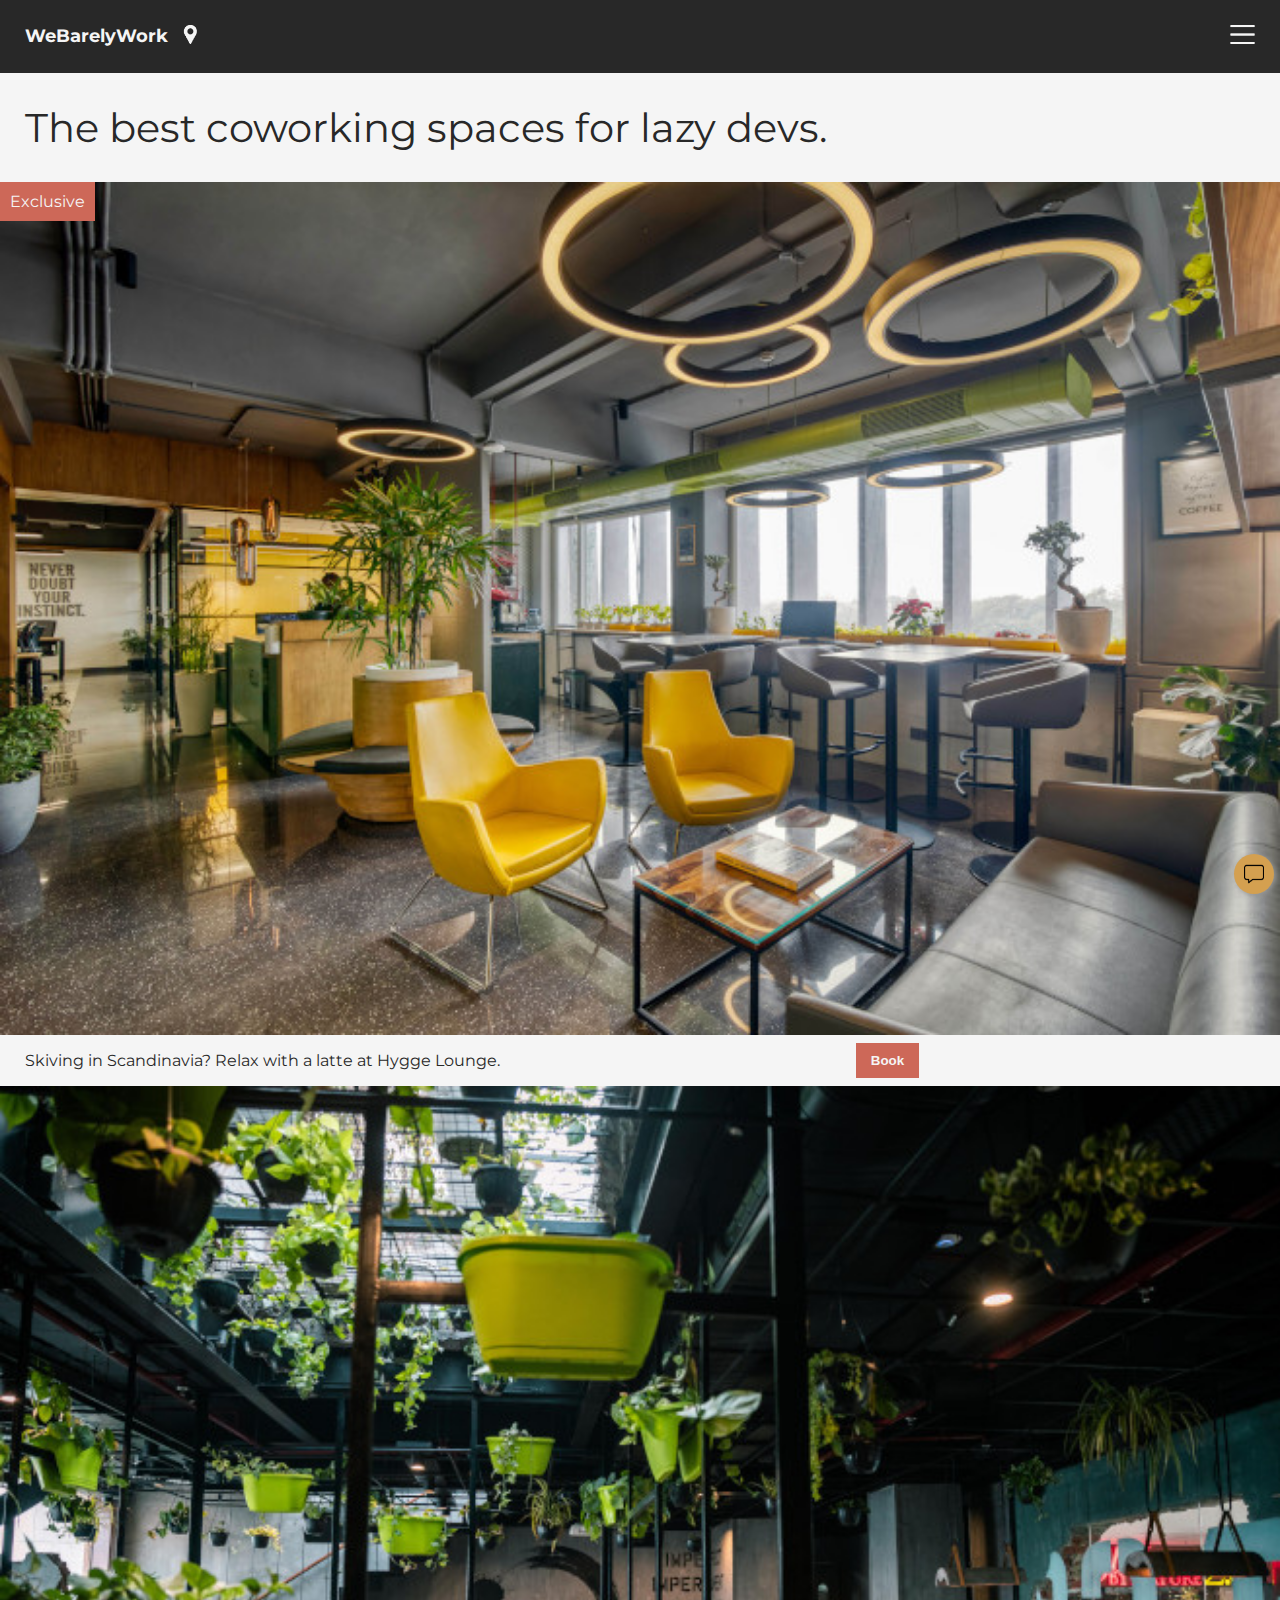
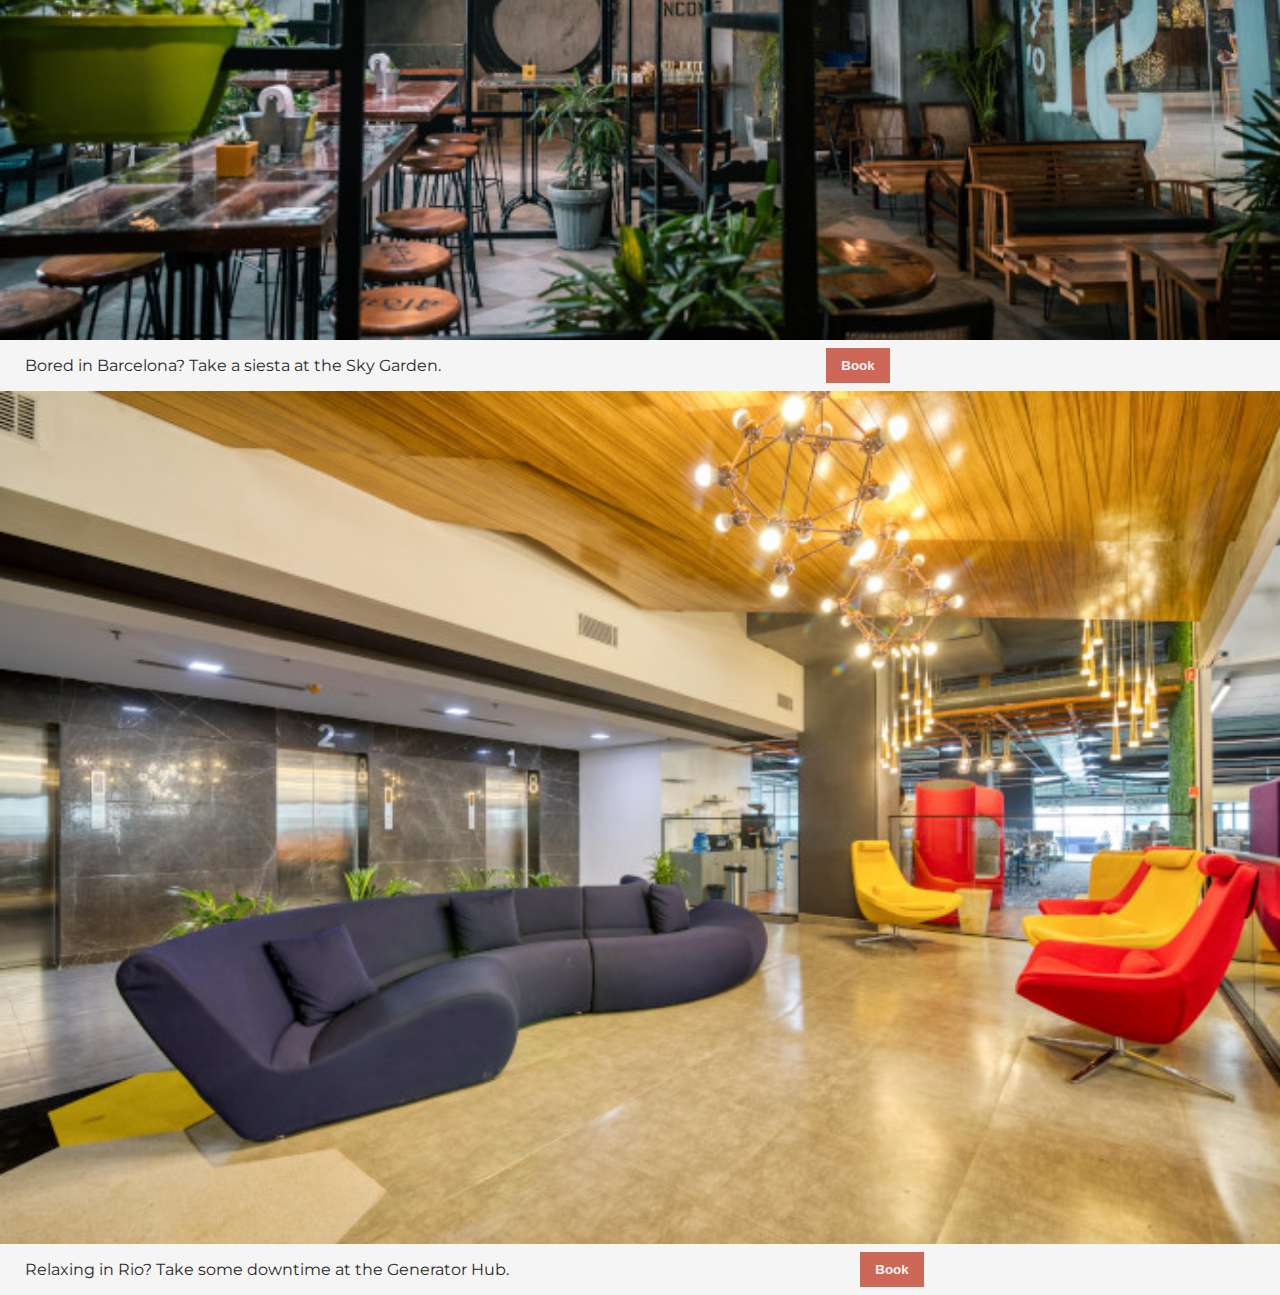
<file: Coworking-Space-Site/index.html>
<!doctype html>
<html>
	<head>
		<link rel="preconnect" href="https://fonts.googleapis.com">
		<link rel="preconnect" href="https://fonts.gstatic.com" crossorigin>
		<link href="https://fonts.googleapis.com/css2?family=Montserrat:wght@400;700&display=swap" rel="stylesheet">
		<link rel="stylesheet" href="index.css">
	</head>

	<body>
		<header>
			<nav>
				<ul>
					<li class="logo">
						WeBarelyWork
					</li>
					<li>
						<img src="images/pin.png" class="icon" alt="location">
					</li>
                    <li class="align-right">
						<img src="images/burger.png" class="icon">
					</li>
				</ul>
			</nav>
		</header> 
		<main>
			<section>
				<h1>The best coworking spaces for lazy devs.</h1>
			</section>
			
			<section class="item">
				<img src="images/hygge.jpg" class="item-img" alt="A smart coworking space">
				<div class="img-banner">
					Exclusive
				</div>
                <div class="caption">
					<p>Skiving in Scandinavia? Relax with a latte at Hygge Lounge.</p>
                    <button>Book</button>
				</div>
			</section> 
			
			<section class="item">
				<img src="images/sky-garden.jpg" class="item-img" alt="A coworking space with plants">
				<div class="caption">
					<p>Bored in Barcelona? Take a siesta at the Sky Garden.</p>
                    <button>Book</button>
				</div>
			</section> 
			
			<section class="item">
				<img src="images/generator.jpg" class="item-img" alt="A comfortable coworking space">
				<div class="caption">
					<p>Relaxing in Rio? Take some downtime at the Generator Hub.</p>
                    <button>Book</button>
				</div>
			</section>
			
		</main>

        <div class="chatbox-bg">
			<img src="images/message.png" class="chatbox-img" alt="chatbox">
		</div>

	</body>
</html>
</file>
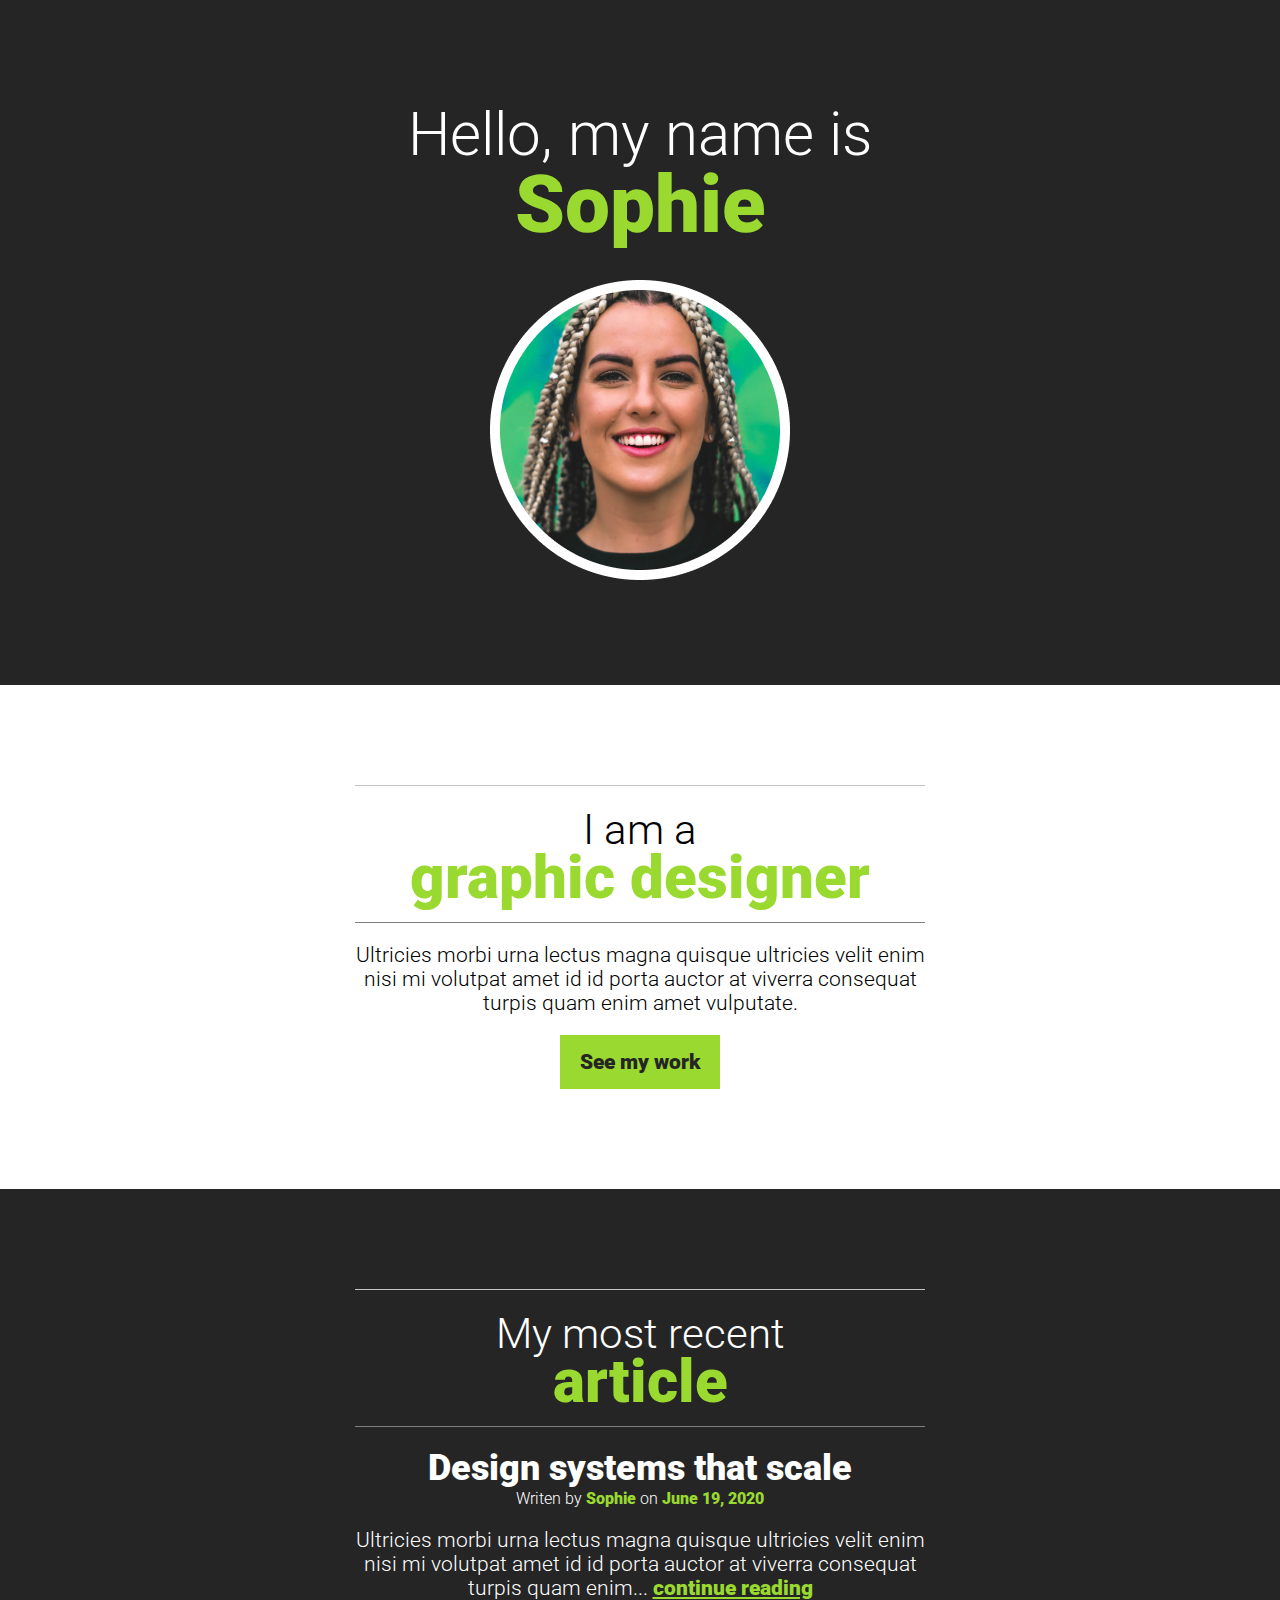
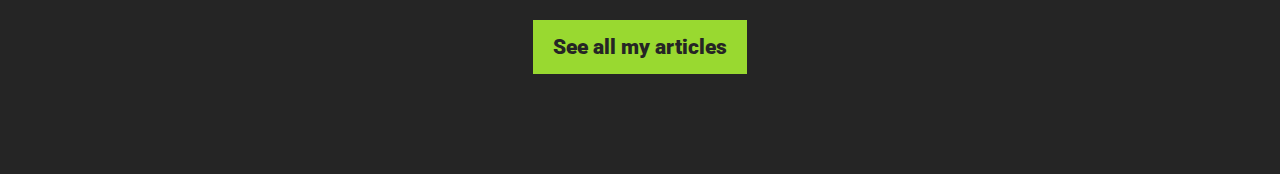
<file: CSS-Fundamentals-Challenges/index.html>
<!DOCTYPE html>
<html>
    <head>
        <title>HTML & CSS Fundamentals | Challenges</title>
        <link rel="stylesheet" href="index.css">
        <link rel="preconnect" href="https://fonts.googleapis.com">
        <link rel="preconnect" href="https://fonts.gstatic.com" crossorigin>
        <link href="https://fonts.googleapis.com/css2?family=Roboto:wght@300;900&display=swap" rel="stylesheet">
    </head>
    <body>
            <header class="inverse">
                <div class="container">
                    <h1>Hello, my name is <span class="h1-span">Sophie</span></h1>
                    <img src="images/sophie.png" alt="portrait of sophie">
                </container>
            </header>


            <section class="about-me">
                <div class="container">
                    <h2>I am a <span class="h2-span">graphic designer</span></h2>
                    <p>Ultricies morbi urna lectus magna quisque ultricies velit enim nisi mi volutpat amet id id porta auctor at viverra consequat turpis quam enim amet vulputate.</p>
                    <a href="#" class="button">See my work</a>
                </div>
            </section>
    

            <section class="articles inverse">
                <div class="container">
                    <h2>My most recent <span class="h2-span">article</span></h2>
                    <h3>Design systems that scale</h3>
                    <p class="small-font-paragraph">Writen by <span class="name">Sophie</span> on <time datetime="2020-06-19">June 19, 2020</time></p></p>
                    <p>Ultricies morbi urna lectus magna quisque ultricies velit enim nisi mi volutpat amet id id porta auctor at viverra consequat turpis quam enim... <a href="#">continue reading</a></p>    
                    <a href="#" class="button">See all my articles</a>
                </div>
            </section>
    </body>
</html>
</file>
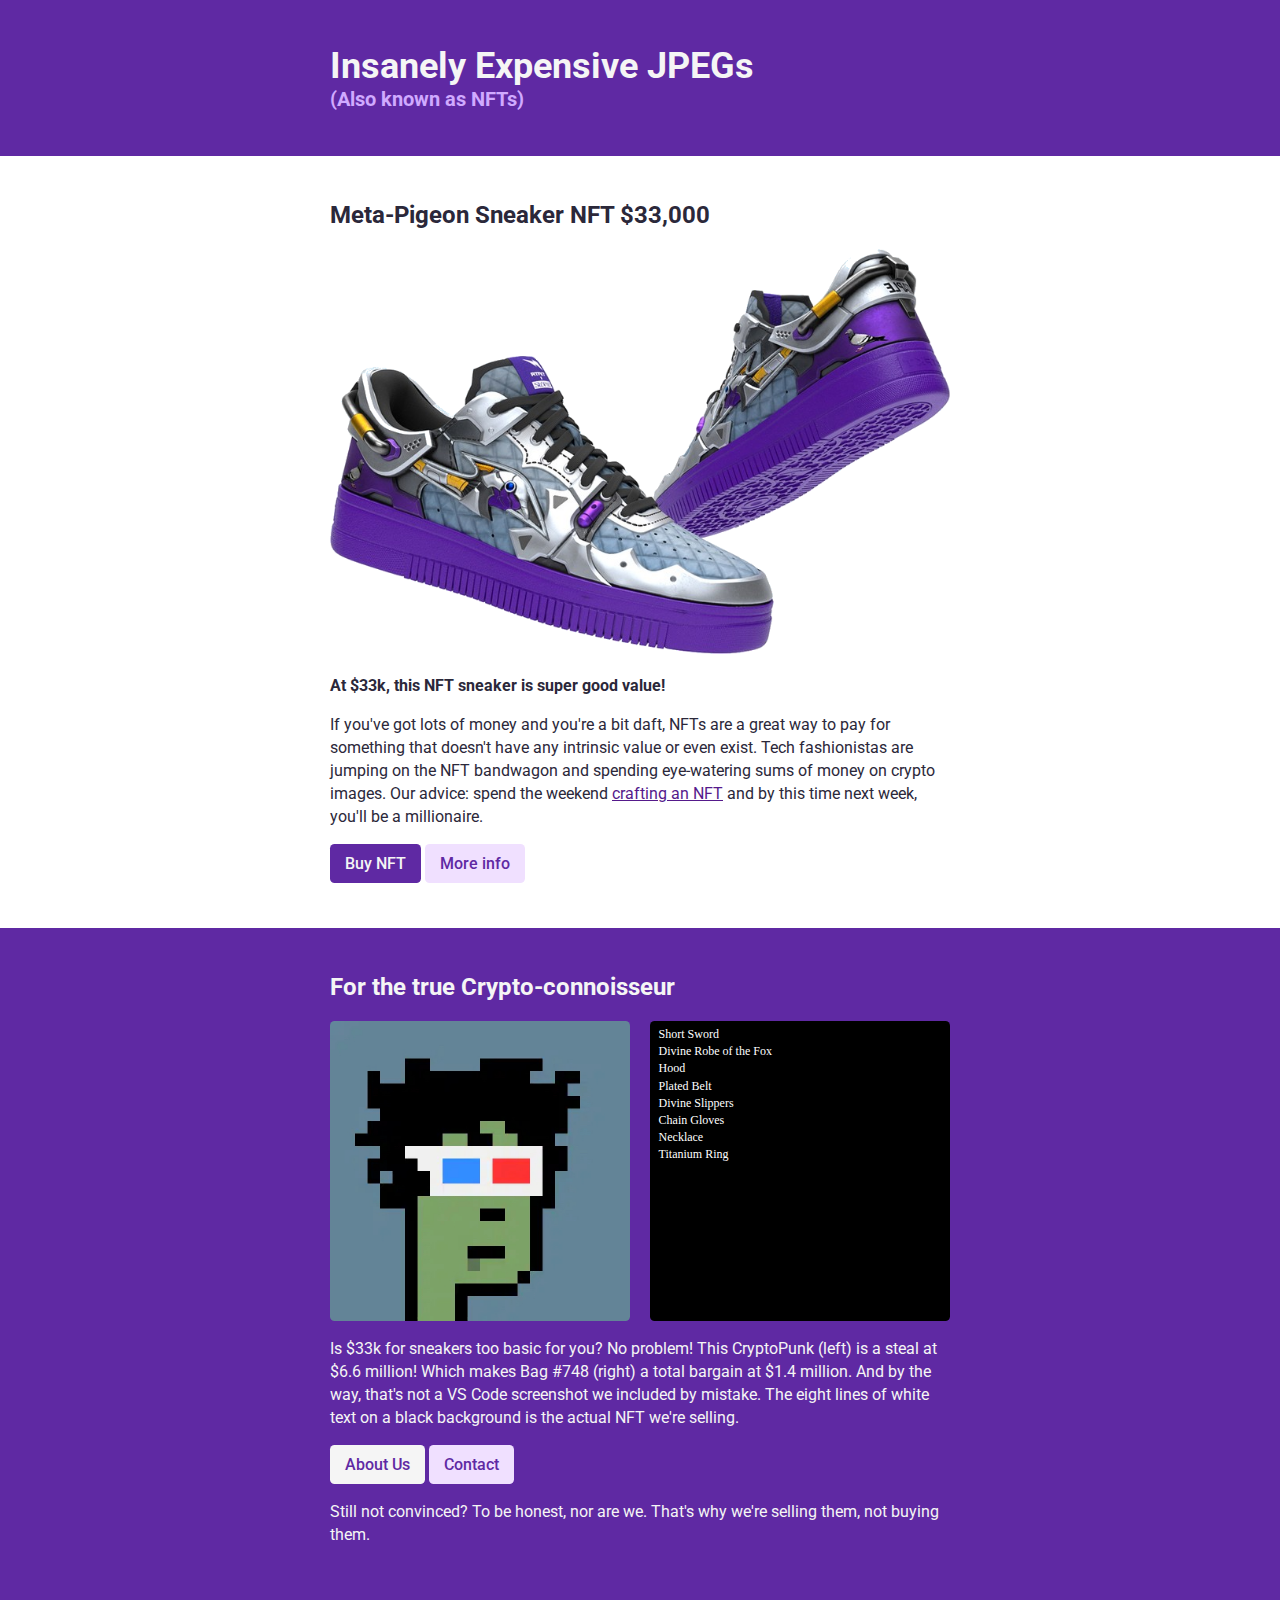
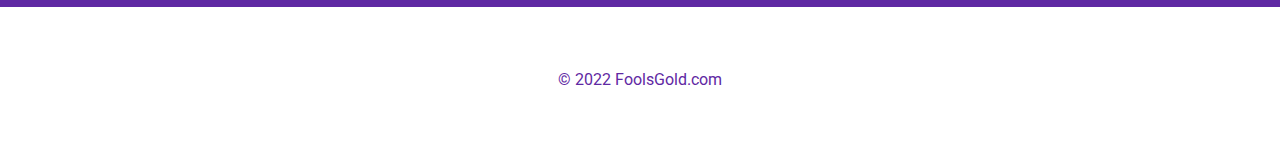
<file: NFT-Site/index.html>
<!DOCTYPE html>
<html>

	<head>
		<link rel="stylesheet" href="index.css">
        <link rel="preconnect" href="https://fonts.googleapis.com">
        <link rel="preconnect" href="https://fonts.gstatic.com" crossorigin>
        <link href="https://fonts.googleapis.com/css2?family=Roboto:wght@400;500&display=swap" rel="stylesheet">
	</head>

	<body>
		<header>
            <div class="container">
                <h1>Insanely Expensive JPEGs</h1>
                <h3>(Also known as NFTs)</h3>
            </div>
        </header>

        <main>
            <section>
                    <div class="container">
                        <h2>Meta-Pigeon Sneaker NFT $33,000</h2>
                        <img class="sneakers-img" src="images/sneakers-purple.png" alt="Purple and silver sneakers">
                        <p><strong>At $33k, this NFT sneaker is super good value!</strong></p>
                        <p>If you've got lots of money and you're a bit daft, NFTs are a 
                            great way to pay for something that doesn't have any intrinsic 
                            value or even exist. Tech fashionistas are jumping on the NFT 
                            bandwagon and spending eye-watering sums of money on crypto images. 
                            Our advice: spend the weekend <a href="">crafting an NFT</a> and by 
                            this time next week, you'll be a millionaire.</p>
                        <a href="#" class="btns btn-dark">Buy NFT</a>
                        <a href="#" class="btns btn-mid">More info</a>
                    </div>  
                </section>

                <section id="section2">
                    <div class="container">
                        <h2>For the true Crypto-connoisseur</h2>
                        <div id="section2-imgs-container">
                            <img class="section2-imgs-properties" src="images/crypto-punk.jpg" alt="punk with blach hair and red and blue glasses">
                            <img class="section2-imgs-properties" src="images/bag.svg" alt="Seven items from a game listed in white on a black background">
                        </div>
                        <p>Is $33k for sneakers too basic for you? No problem! This CryptoPunk 
                            (left) is a steal at $6.6 million! Which makes Bag #748 (right) a 
                            total bargain at $1.4 million. And by the way, that's not a VS 
                            Code screenshot we included by mistake. The eight lines of white text 
                            on a black background is the actual NFT we're selling.</p>
                        <a href="#" class="btns btn-light">About Us</a>
                        <a href="#" class="btns btn-mid">Contact</a>
                        <p>Still not convinced? To be honest, nor are we. That's why we're selling 
                            them, not buying them.</p>
                    </div>
                </section>
        </main>

		<footer>
            <div class="container">
                <p>&copy; 2022 FoolsGold.com</p>
            </div>
        </footer>
	</body>

</html>
</file>
<file: Coworking-Space-Site/index.css>
body {
    margin: 0;
    padding: 0;
    font-family: 'Montserrat', sans-serif;
    color: #282828;
    background-color: whitesmoke;
}

/* typograph */

h1 {
    font-size: 40px;
    font-weight: 400;
    margin: 30px 25px;
}


/* layout */

header {
    background-color: #282828;
    color: whitesmoke;
}

ul {
    padding: 25px;
    list-style: none;
    margin: 0;
    display: flex;
    gap: 10px;
}

li {
    cursor: pointer;
}

.icon {
    width: 25px;
}

.align-right {
    margin-left: auto;
}

.logo {
    font-size: 18px;
    font-weight: 700;
}

.item {
    position: relative;
}

.item-img {
    width: 100%;
    display: block;
}

.img-banner {
    background-color: #cd6858;
    color: whitesmoke;
    padding: 10px;
    position: absolute;
    top: 0;
}

.caption {
    margin: 0 25px;
    display: flex;
    justify-content: space-between;
    gap: 20px;
}

button {
    border: none;
    background-color: #cd6858;
    color: whitesmoke;
    padding: 10px 15px;
    font-weight: 700;
    cursor: pointer;
    margin: auto;
}

.chatbox-img {
    width: 50%;
    margin: auto;
}

.chatbox-bg {
    background-color: #d4a050;
    width: 40px;
    height: 40px;
    border-radius: 50%;
    display: flex;
    position: fixed;
    bottom: 6px;
    right: 6px; 
    cursor: pointer;
    box-shadow: 1px 1px 5px #999;
}
</file>
<file: CSS-Fundamentals-Challenges/index.css>
body {
    margin:0;
    font-family: 'Roboto', sans-serif;
    font-size: 21px;
    font-weight: 300;
}

/* typography */

h1 {
    font-size: 60px;
    font-weight: 300;
    line-height: 70px;
    margin-top: 0;
}

h2 {
    margin-top: 0;
    margin-bottom: 20px;
    font-size: 42px;
    font-weight: 300;
    line-height: 48px;
    border-top: 1px solid #C4C4C4;
    border-bottom: 1px solid grey;
    padding: 20px 0; 
}

h3 {
    font-size: 36px;
    font-weight: 900;
    margin:0;
}

.small-font-paragraph{
    margin-top: 0;
    font-size: 16px;
    color:white;
}

.h1-span {
    font-size: 80px;
    display: block;
}

.h2-span {
    font-size: 60px;
    display: block;
}

p {
    margin-bottom: 0;
    margin-top: 20px;
}

.h1-span, .h2-span, .name, time {
    color:#99D930;
    font-weight: 900;
}











/* layout */

.inverse { /* utility class that can be reused anywhere in the website*/
    background-color: #252525;
    color: #FFF;
}

.container {
    /* border: 1px dotted black; */
    text-align: center;
    width: 570px;
    margin: 0 auto;
    padding: 100px 0;
}















/* links */

a {
    color: #99D930;
    font-weight: 900;
}

a:hover, a:focus {
    color:white;
}

.button {
    display: inline-block;
    color: #252525;
    text-decoration: none;
    background-color: #99D930;
    padding: 15px 20px;
    margin-top: 20px;
}

.button:hover, .btn:focus {
    background-color: #252525;
    color: #FFF;
}

.articles .button:hover, 
.articles .btn:focus {
    background-color: white;
    color: #252525;
}
</file>
<file: NFT-Site/index.css>
/* We want to start off by defining some general rules
that will apply to the whole layout, unless we override them */

/* It's common practice to set out a default font, font-size and font-color */

body {
    margin:0;
    font-family: 'Roboto', sans-serif;
    font-size: 16px;
    color: #2b283a;
}

/* Typography */

h1, h3 {
    margin:0;
}

h1 {
    font-size: 36px;
}

h2 {
    margin-top: 0;
}

h3 {
    color: #d0aaff;
    font-size: 20px;
}

p {
    line-height: 23px;
}

/* links */

.btns:hover, .btns:active {
    color: #2b283a;
    background-color: #f3e885;
}

.btns {
    display: inline-block;
    border-radius: 4.6px;
    border: none;
    font-weight: 500;
    text-decoration: none;
    padding: 10px 15px;
}

.btn-light {
    background-color: whitesmoke;
    color: #5f29a3;
}

.btn-mid {
    background-color: #f0e0ff;
    color: #5f29a3;
}

.btn-dark {
    background-color: #5f29a3;
    color: whitesmoke;
}


/* layout  */

header, section, footer {
    padding: 45px 0;
}

header, #section2 {
    background-color: #5f29a3;
}

h1, #section2 {
    color: whitesmoke;
}

#section2-imgs-container {
    display: flex;
    /* border: 1px solid red; */
    justify-content: space-between;
}

.section2-imgs-properties {
    width: 300px;
    border-radius: 4.6px;
}

.container {
    width: 620px;
    margin: 0 auto;
    /* border: 1px solid green; */
}

.sneakers-img {
    width: 100%;
}

footer {
    color:#5f29a3;
    text-align: center;
}
</file>
